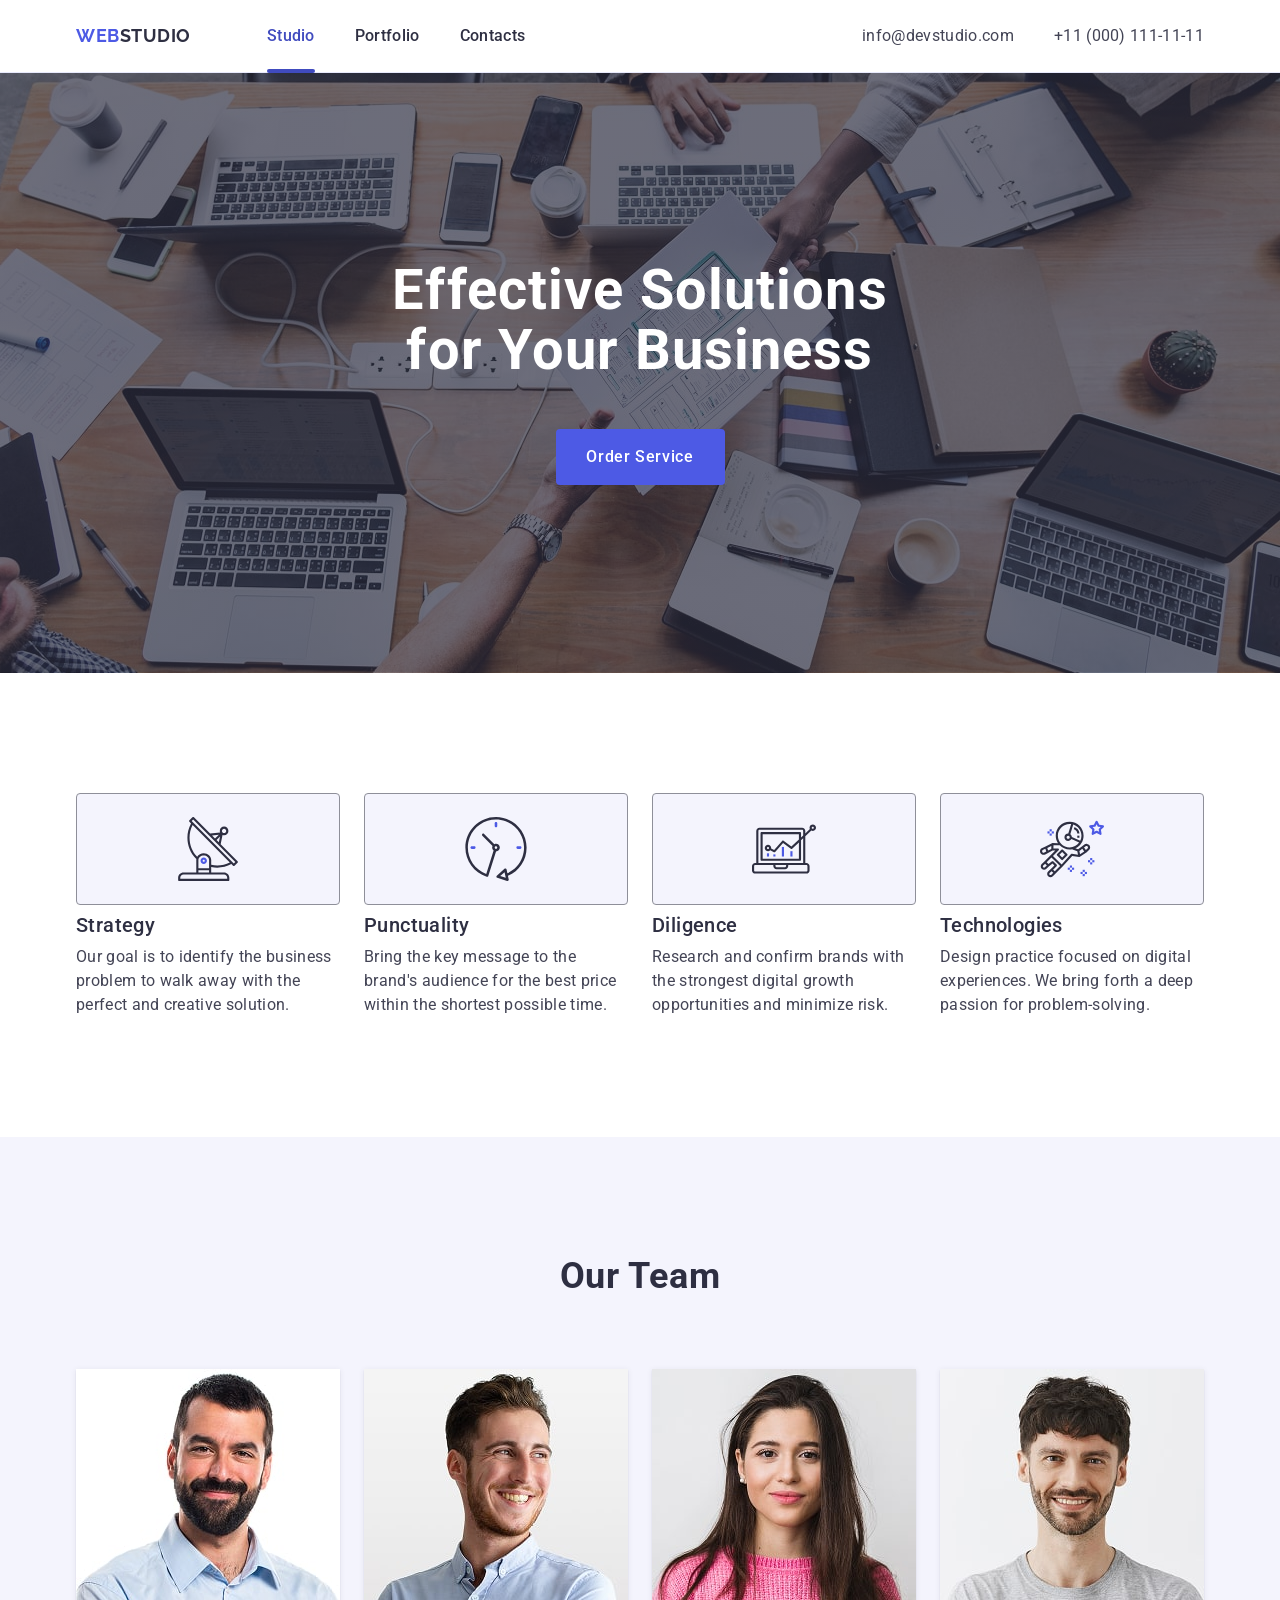
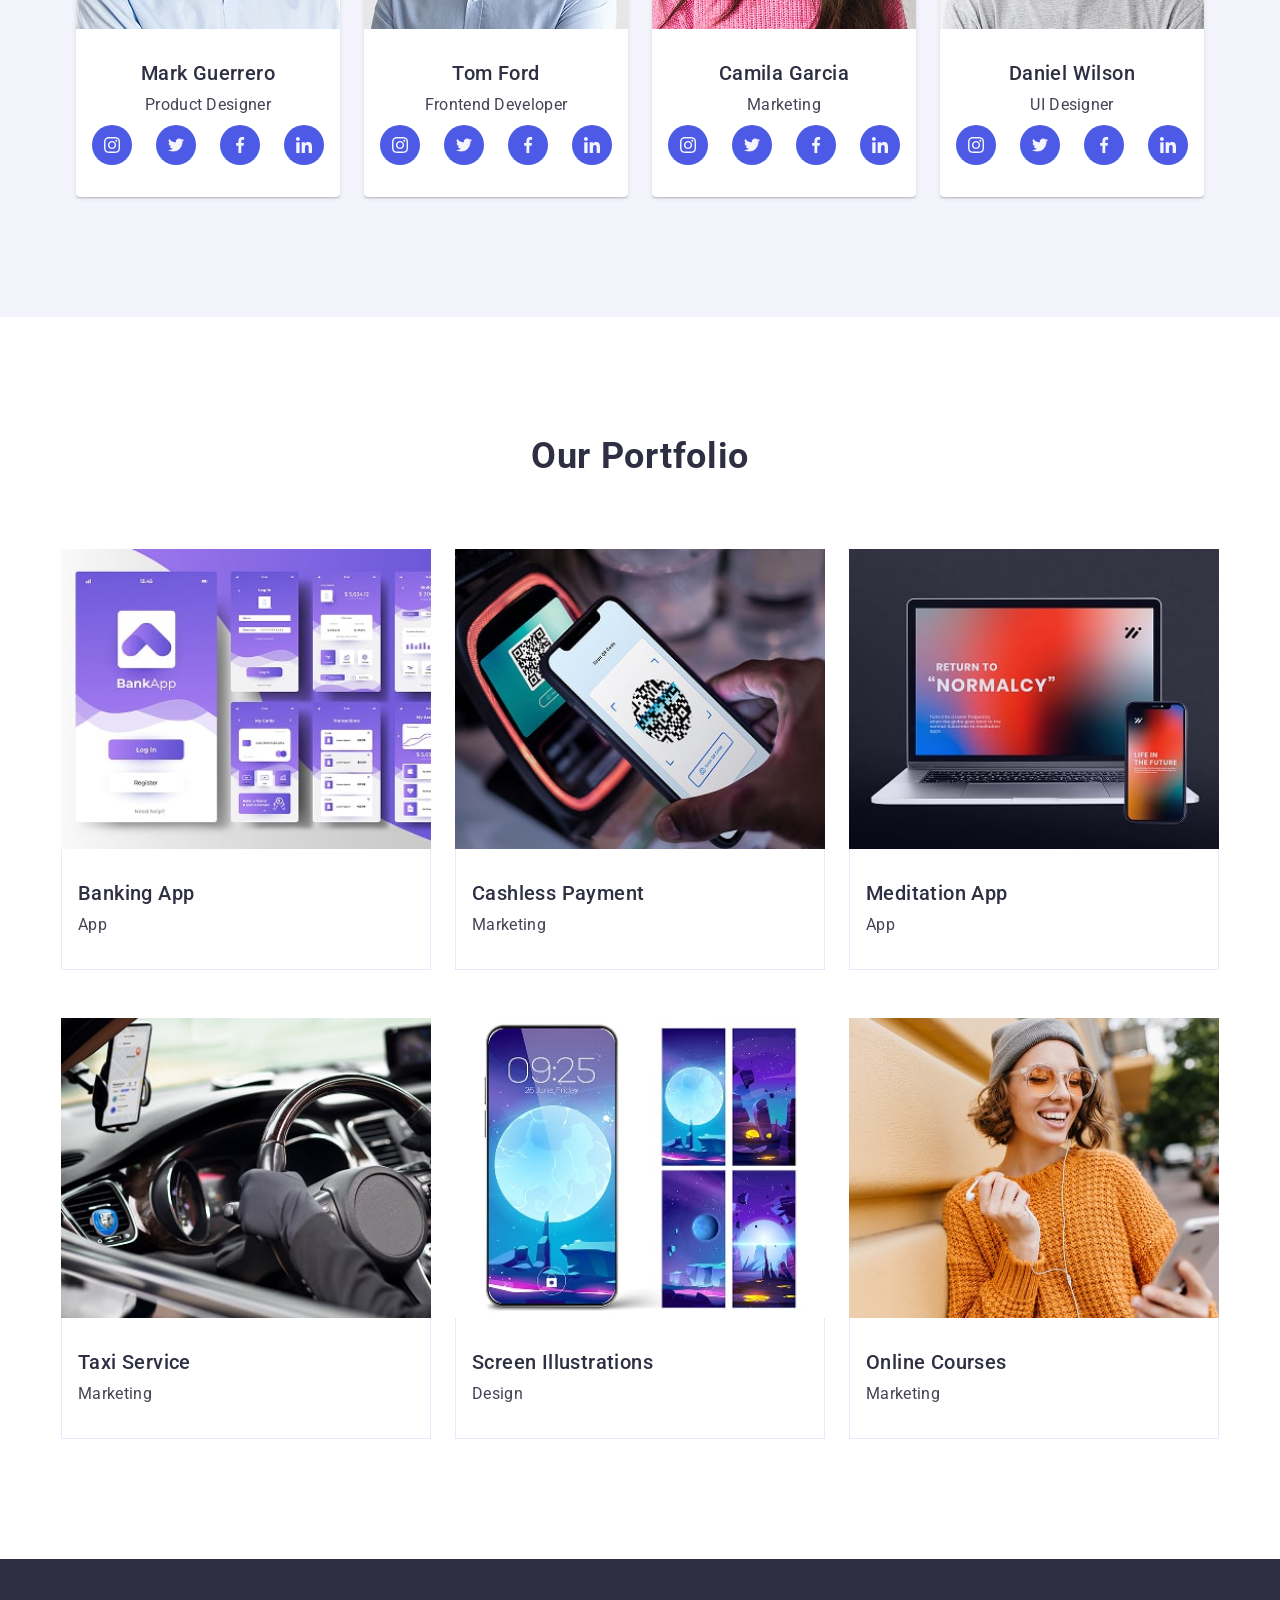
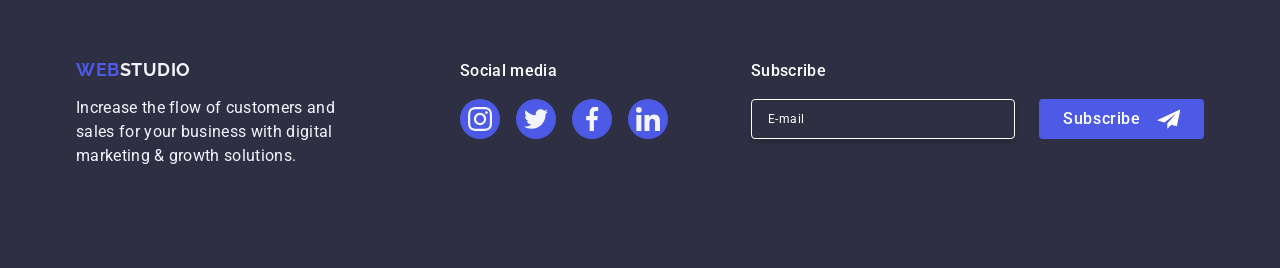
<file: index.html>
<!DOCTYPE html>
<html lang="en">
  <head>
    <meta charset="UTF-8" />
    <meta name="viewport" content="width=device-width, initial-scale=1.0" />
    <title>WebStudio</title>
    <link rel="preconnect" href="https://fonts.googleapis.com" />
    <link rel="preconnect" href="https://fonts.gstatic.com" crossorigin />
    <link
      href="https://fonts.googleapis.com/css2?family=Raleway:wght@700&family=Roboto:wght@400;500;700&display=swap"
      rel="stylesheet"
    />
    <link
      rel="stylesheet"
      href="https://cdnjs.cloudflare.com/ajax/libs/modern-normalize/3.0.1/modern-normalize.min.css"
      integrity="sha512-q6WgHqiHlKyOqslT/lgBgodhd03Wp4BEqKeW6nNtlOY4quzyG3VoQKFrieaCeSnuVseNKRGpGeDU3qPmabCANg=="
      crossorigin="anonymous"
      referrerpolicy="no-referrer"
    />
    <link rel="stylesheet" href="./css/main.css" />
  </head>
  <body>
    <header id="header" class="padge-header">
      <div class="header-container container">
        <nav class="header-navigation">
          <a href="./index.html" class="logo header-logo"
            >Web<span class="header-logo-color">Studio</span></a
          >
          <ul class="header-menu-list">
            <li class="header-menu-item">
              <a class="header-menu-link active" href="./index.html">Studio </a>
            </li>
            <li class="header-menu-item">
              <a class="header-menu-link" href="">Portfolio </a>
            </li>
            <li class="header-menu-item">
              <a class="header-menu-link" href="">Contacts </a>
            </li>
          </ul>
        </nav>
        <address class="address">
          <ul class="contact-list">
            <li class="contacts-item">
              <a class="address-list" href="mailto:info@devstudio.com"
                >info@devstudio.com</a
              >
            </li>
            <li class="contacts-item">
              <a class="address-list" href="tel:+110001111111"
                >+11 (000) 111-11-11</a
              >
            </li>
          </ul>
        </address>
        <button class="burger-btn" type="button">
          <svg class="burger-icon" width="24" height="24">
            <use href="./images/icons.svg#icon-burger"></use>
          </svg>
        </button>
      </div>
    </header>

    <main>
      <section id="hero" class="hero">
        <div class="container hero-container">
          <h1 class="hero-title">Effective Solutions for Your Business</h1>
          <button class="hero-btn" type="button">Order Service</button>
        </div>
      </section>

      <section id="features" class="features-all section">
        <div class="container">
          <h2 class="sr-only">Our features</h2>
          <ul class="features-list">
            <li class="features-item">
              <div class="features-inner">
                <svg class="features-icon" width="64" height="64">
                  <use href="./images/icons.svg#icon-antenna-1"></use>
                </svg>
              </div>
              <h3 class="features-subtitle">Strategy</h3>
              <p class="features-item-text" id="text1">
                Our goal is to identify the business problem to walk away with
                the perfect and creative solution.
              </p>
            </li>
            <li class="features-item">
              <div class="features-inner">
                <svg class="features-icon" width="64" height="64">
                  <use href="./images/icons.svg#icon-clock-1"></use>
                </svg>
              </div>
              <h3 class="features-subtitle">Punctuality</h3>
              <p class="features-item-text" id="text2">
                Bring the key message to the brand's audience for the best price
                within the shortest possible time.
              </p>
            </li>
            <li class="features-item">
              <div class="features-inner">
                <svg class="features-icon" width="64" height="64">
                  <use href="./images/icons.svg#icon-diagram-1"></use>
                </svg>
              </div>
              <h3 class="features-subtitle">Diligence</h3>
              <p class="features-item-text" id="text3">
                Research and confirm brands with the strongest digital growth
                opportunities and minimize risk.
              </p>
            </li>
            <li class="features-item">
              <div class="features-inner">
                <svg class="features-icon" width="64" height="64">
                  <use href="./images/icons.svg#icon-astronaut-1"></use>
                </svg>
              </div>
              <h3 class="features-subtitle">Technologies</h3>
              <p class="features-item-text" id="text4">
                Design practice focused on digital experiences. We bring forth a
                deep passion for problem-solving.
              </p>
            </li>
          </ul>
        </div>
      </section>

      <section id="team" class="taste-sect section">
        <div class="container">
          <h2 class="taste">Our Team</h2>
          <ul class="container-sect-list">
            <li class="taste-sect-list">
              <img
                class="taste-img"
                srcset="
                  ./images/taste-img-01.jpg        1x,
                  ./images/taste-img-01-x2-min.jpg 2x
                "
                src="./images/taste-img-01.jpg"
                alt="Mark Guerrero"
                width="264"
                height="260"
              />
              <div class="item-sect-list">
                <h3 class="taste-title">Mark Guerrero</h3>
                <p class="taste-text">Product Designer</p>

                <ul class="features-icon-list">
                  <li class="team-social-item">
                    <a href="" class="team-social-link">
                      <svg class="features-icon" width="16" height="16">
                        <use href="./images/icons.svg#icon-instagram-2"></use>
                      </svg>
                    </a>
                  </li>
                  <li class="team-social-item">
                    <a href="" class="team-social-link">
                      <svg class="features-icon" width="16" height="16">
                        <use href="./images/icons.svg#icon-twitter-1"></use>
                      </svg>
                    </a>
                  </li>
                  <li class="team-social-item">
                    <a href="" class="team-social-link">
                      <svg class="features-icon" width="16" height="16">
                        <use href="./images/icons.svg#icon-facebook-1"></use>
                      </svg>
                    </a>
                  </li>
                  <li class="team-social-item">
                    <a href="" class="team-social-link">
                      <svg class="features-icon" width="16" height="16">
                        <use href="./images/icons.svg#icon-linkedin-1"></use>
                      </svg>
                    </a>
                  </li>
                </ul>
              </div>
            </li>
            <li class="taste-sect-list">
              <img
                class="taste-img"
                srcset="
                  ./images/taste-img-02.jpg        1x,
                  ./images/taste-img-02-x2-min.jpg 2x
                "
                src="./images/taste-img-02.jpg"
                alt="Tom Ford"
                width="264"
                height="260"
              />
              <div class="item-sect-list">
                <h3 class="taste-title">Tom Ford</h3>
                <p class="taste-text">Frontend Developer</p>
                <ul class="features-icon-list">
                  <li class="team-social-item">
                    <a href="" class="team-social-link">
                      <svg class="features-icon" width="16" height="16">
                        <use href="./images/icons.svg#icon-instagram-2"></use>
                      </svg>
                    </a>
                  </li>
                  <li class="team-social-item">
                    <a href="" class="team-social-link">
                      <svg class="features-icon" width="16" height="16">
                        <use href="./images/icons.svg#icon-twitter-1"></use>
                      </svg>
                    </a>
                  </li>
                  <li class="team-social-item">
                    <a href="" class="team-social-link">
                      <svg class="features-icon" width="16" height="16">
                        <use href="./images/icons.svg#icon-facebook-1"></use>
                      </svg>
                    </a>
                  </li>
                  <li class="team-social-item">
                    <a href="" class="team-social-link">
                      <svg class="features-icon" width="16" height="16">
                        <use href="./images/icons.svg#icon-linkedin-1"></use>
                      </svg>
                    </a>
                  </li>
                </ul>
              </div>
            </li>
            <li class="taste-sect-list">
              <img
                class="taste-img"
                srcset="
                  ./images/taste-img-03.jpg        1x,
                  ./images/taste-img-03-x2-min.jpg 2x
                "
                src="./images/taste-img-03.jpg"
                alt="Camila Garcia"
                width="264"
                height="260"
              />
              <div class="item-sect-list">
                <h3 class="taste-title">Camila Garcia</h3>
                <p class="taste-text">Marketing</p>
                <ul class="features-icon-list">
                  <li class="team-social-item">
                    <a href="" class="team-social-link">
                      <svg class="features-icon" width="16" height="16">
                        <use href="./images/icons.svg#icon-instagram-2"></use>
                      </svg>
                    </a>
                  </li>
                  <li class="team-social-item">
                    <a href="" class="team-social-link">
                      <svg class="features-icon" width="16" height="16">
                        <use href="./images/icons.svg#icon-twitter-1"></use>
                      </svg>
                    </a>
                  </li>
                  <li class="team-social-item">
                    <a href="" class="team-social-link">
                      <svg class="features-icon" width="16" height="16">
                        <use href="./images/icons.svg#icon-facebook-1"></use>
                      </svg>
                    </a>
                  </li>
                  <li class="team-social-item">
                    <a href="" class="team-social-link">
                      <svg class="features-icon" width="16" height="16">
                        <use href="./images/icons.svg#icon-linkedin-1"></use>
                      </svg>
                    </a>
                  </li>
                </ul>
              </div>
            </li>
            <li class="taste-sect-list">
              <img
                class="taste-img"
                srcset="
                  ./images/taste-img-04.jpg        1x,
                  ./images/taste-img-04-x2-min.jpg 2x
                "
                src="./images/taste-img-04.jpg"
                alt="Daniel Wilson"
                width="264"
                height="260"
              />
              <div class="item-sect-list">
                <h3 class="taste-title">Daniel Wilson</h3>
                <p class="taste-text">UI Designer</p>
                <ul class="features-icon-list">
                  <li class="team-social-item">
                    <a href="" class="team-social-link">
                      <svg class="features-icon" width="16" height="16">
                        <use href="./images/icons.svg#icon-instagram-2"></use>
                      </svg>
                    </a>
                  </li>
                  <li class="team-social-item">
                    <a href="" class="team-social-link">
                      <svg class="features-icon" width="16" height="16">
                        <use href="./images/icons.svg#icon-twitter-1"></use>
                      </svg>
                    </a>
                  </li>
                  <li class="team-social-item">
                    <a href="" class="team-social-link">
                      <svg class="features-icon" width="16" height="16">
                        <use href="./images/icons.svg#icon-facebook-1"></use>
                      </svg>
                    </a>
                  </li>
                  <li class="team-social-item">
                    <a href="" class="team-social-link">
                      <svg class="features-icon" width="16" height="16">
                        <use href="./images/icons.svg#icon-linkedin-1"></use>
                      </svg>
                    </a>
                  </li>
                </ul>
              </div>
            </li>
          </ul>
        </div>
      </section>
      <section id="portfolio" class="section-port section">
        <div class="portf-container container">
          <h2 class="portfolio-title">Our Portfolio</h2>
          <ul class="portfolio-list">
            <li class="portfolio-item">
              <div class="portfolio-item-image">
                <picture>
                  <source
                    srcset="
                      ./images/img-01-min.jpg        1x,
                      ./images/img-01-min-x2-min.jpg 2x
                    "
                    media="(min-width: 1158px)"
                  />
                  <source
                    srcset="
                      ./images/img-01-min.jpg        1x,
                      ./images/img-01-min-x2-min.jpg 2x
                    "
                    media="(min-width: 768px)"
                  />
                  <source
                    srcset="
                      ./images/img-01-min.jpg        1x,
                      ./images/img-01-min-x2-min.jpg 2x
                    "
                    media="(max-width: 767px)"
                  />
                  <img
                    src="./images/img-01-min.jpg"
                    alt="Banking App"
                    width="360"
                  />
                </picture>

                <p class="paragraph-text">
                  14 Stylish and User-Friendly App Design Concepts · Task
                  Manager App · Calorie Tracker App · Exotic Fruit Ecommerce App
                  · Cloud Storage App
                </p>
              </div>
              <div class="card-content">
                <h3 class="card-title">Banking App</h3>
                <p class="card-text">App</p>
              </div>
            </li>
            <li class="portfolio-item">
              <div class="portfolio-item-image">
                <picture>
                  <source
                    srcset="
                      ./images/img-02-min.jpg        1x,
                      ./images/img-02-min-x2-min.jpg 2x
                    "
                    media="(min-width: 1158px)"
                  />
                  <source
                    srcset="
                      ./images/img-02-min.jpg        1x,
                      ./images/img-02-min-x2-min.jpg 2x
                    "
                    media="(min-width: 768px)"
                  />
                  <source
                    srcset="
                      ./images/img-02-min.jpg        1x,
                      ./images/img-02-min-x2-min.jpg 2x
                    "
                    media="(max-width: 767px)"
                  />
                  <img
                    src="./images/img-02-min.jpg"
                    alt="Cashless Payment"
                    width="360"
                  />
                </picture>

                <p class="paragraph-text">
                  14 Stylish and User-Friendly App Design Concepts · Task
                  Manager App · Calorie Tracker App · Exotic Fruit Ecommerce App
                  · Cloud Storage App
                </p>
              </div>
              <div class="card-content">
                <h3 class="card-title">Cashless Payment</h3>
                <p class="card-text">Marketing</p>
              </div>
            </li>
            <li class="portfolio-item">
              <div class="portfolio-item-image">
                <picture>
                  <source
                    srcset="
                      ./images/img-03-min.jpg        1x,
                      ./images/img-03-min-x2-min.jpg 2x
                    "
                    media="(min-width: 1158px)"
                  />
                  <source
                    srcset="
                      ./images/img-03-min.jpg        1x,
                      ./images/img-03-min-x2-min.jpg 2x
                    "
                    media="(min-width: 768px)"
                  />
                  <source
                    srcset="
                      ./images/img-03-min.jpg        1x,
                      ./images/img-03-min-x2-min.jpg 2x
                    "
                    media="(max-width: 767px)"
                  />
                  <img
                    src="./images/img-03-min.jpg"
                    alt="Meditation App"
                    width="360"
                  />
                </picture>

                <p class="paragraph-text">
                  14 Stylish and User-Friendly App Design Concepts · Task
                  Manager App · Calorie Tracker App · Exotic Fruit Ecommerce App
                  · Cloud Storage App
                </p>
              </div>
              <div class="card-content">
                <h3 class="card-title">Meditation App</h3>
                <p class="card-text">App</p>
              </div>
            </li>
            <li class="portfolio-item">
              <div class="portfolio-item-image">
                <picture>
                  <source
                    srcset="
                      ./images/img-04-min.jpg        1x,
                      ./images/img-04-min-x2-min.jpg 2x
                    "
                    media="(min-width: 1158px)"
                  />
                  <source
                    srcset="
                      ./images/img-04-min.jpg        1x,
                      ./images/img-04-min-x2-min.jpg 2x
                    "
                    media="(min-width: 768px)"
                  />
                  <source
                    srcset="
                      ./images/img-04-min.jpg        1x,
                      ./images/img-04-min-x2-min.jpg 2x
                    "
                    media="(max-width: 767px)"
                  />
                  <img
                    src="./images/img-04-min.jpg"
                    alt="Taxi Service"
                    width="360"
                  />
                </picture>

                <p class="paragraph-text">
                  14 Stylish and User-Friendly App Design Concepts · Task
                  Manager App · Calorie Tracker App · Exotic Fruit Ecommerce App
                  · Cloud Storage App
                </p>
              </div>
              <div class="card-content">
                <h3 class="card-title">Taxi Service</h3>
                <p class="card-text">Marketing</p>
              </div>
            </li>
            <li class="portfolio-item">
              <div class="portfolio-item-image">
                <picture>
                  <source
                    srcset="
                      ./images/img-05-min.jpg        1x,
                      ./images/img-05-min-x2-min.jpg 2x
                    "
                    media="(min-width: 1158px)"
                  />
                  <source
                    srcset="
                      ./images/img-05-min.jpg        1x,
                      ./images/img-05-min-x2-min.jpg 2x
                    "
                    media="(min-width: 768px)"
                  />
                  <source
                    srcset="
                      ./images/img-05-min.jpg        1x,
                      ./images/img-05-min-x2-min.jpg 2x
                    "
                    media="(max-width: 767px)"
                  />
                  <img
                    src="./images/img-05-min.jpg"
                    alt="Screen Illustrations"
                    width="360"
                  />
                </picture>

                <p class="paragraph-text">
                  14 Stylish and User-Friendly App Design Concepts · Task
                  Manager App · Calorie Tracker App · Exotic Fruit Ecommerce App
                  · Cloud Storage App
                </p>
              </div>
              <div class="card-content">
                <h3 class="card-title">Screen Illustrations</h3>
                <p class="card-text">Design</p>
              </div>
            </li>
            <li class="portfolio-item">
              <div class="portfolio-item-image">
                <picture>
                  <source
                    srcset="
                      ./images/img-06-min.jpg        1x,
                      ./images/img-06-min-x2-min.jpg 2x
                    "
                    media="(min-width: 1158px)"
                  />
                  <source
                    srcset="
                      ./images/img-06-min.jpg        1x,
                      ./images/img-06-min-x2-min.jpg 2x
                    "
                    media="(min-width: 768px)"
                  />
                  <source
                    srcset="
                      ./images/img-06-min.jpg        1x,
                      ./images/img-06-min-x2-min.jpg 2x
                    "
                    media="(max-width: 767px)"
                  />
                  <img
                    src="./images/img-06-min.jpg"
                    alt="Online Courses"
                    width="360"
                  />
                </picture>

                <p class="paragraph-text">
                  14 Stylish and User-Friendly App Design Concepts · Task
                  Manager App · Calorie Tracker App · Exotic Fruit Ecommerce App
                  · Cloud Storage App
                </p>
              </div>
              <div class="card-content">
                <h3 class="card-title">Online Courses</h3>
                <p class="card-text">Marketing</p>
              </div>
            </li>
          </ul>
        </div>
      </section>
    </main>
    <footer id="footer" class="footer">
      <div class="container container-foot">
        <div class="footer-logo-item">
          <a href="./index.html" class="footer-logo logo"
            >Web<span class="footer-logo-color">Studio</span></a
          >
          <p class="footer-text">
            Increase the flow of customers and sales for your business with
            digital marketing & growth solutions.
          </p>
        </div>
        <div class="footer-social">
          <p class="footer-content">Social media</p>
          <ul class="features-icon-list foot-foot">
            <li class="team-social-item">
              <a href="" class="team-social-link footer-link">
                <svg class="features-icon" width="24" height="24">
                  <use href="./images/icons.svg#icon-instagram-2"></use>
                </svg>
              </a>
            </li>
            <li class="team-social-item">
              <a href="" class="team-social-link footer-link">
                <svg class="features-icon" width="24" height="24">
                  <use href="./images/icons.svg#icon-twitter-1"></use>
                </svg>
              </a>
            </li>
            <li class="team-social-item">
              <a href="" class="team-social-link footer-link">
                <svg class="features-icon" width="24" height="24">
                  <use href="./images/icons.svg#icon-facebook-1"></use>
                </svg>
              </a>
            </li>
            <li class="team-social-item">
              <a href="" class="team-social-link footer-link">
                <svg class="features-icon" width="24" height="24">
                  <use href="./images/icons.svg#icon-linkedin-1"></use>
                </svg>
              </a>
            </li>
          </ul>
        </div>
        <div class="footer-form-container">
          <p class="footer-modal-text">Subscribe</p>
          <form class="footer-main-form">
            <label class="footer-form-label">
              <input
                type="email"
                name="footer-form-name"
                placeholder="E-mail"
                class="footer-input-email"
              />
            </label>
            <button class="footer-secondary-btn" type="submit">
              Subscribe
              <svg class="footer-svg-icon" width="24" height="24">
                <use href="./images/icons.svg#icon-plane"></use>
              </svg>
            </button>
          </form>
        </div>
      </div>
    </footer>

    <div id="mobile-menu" class="mobile-menu">
      <div class="container mobile-menu-container">
        <button class="mobile-menu-close" type="button">
          <svg class="mobile-menu-cross" width="8" height="8">
            <use href="./images/icons.svg#icon-cross"></use>
          </svg>
        </button>
        <nav class="mobile-menu-nav">
          <ul class="menu-nav-list">
            <li class="menu-nav-item">
              <a class="menu-nav-link active" href="./index.html">Studio</a>
            </li>
            <li class="menu-nav-item">
              <a class="menu-nav-link" href="">Portfolio</a>
            </li>
            <li class="menu-nav-item">
              <a class="menu-nav-link" href="">Contacts</a>
            </li>
          </ul>
        </nav>
        <address class="menu-contacts">
          <ul class="menu-contacts-list">
            <li class="menu-contacts-item">
              <a class="menu-contacts-link" href="tel:+110001111111"
                >+11 (000) 111-11-11</a
              >
            </li>
            <li class="menu-contacts-item">
              <a class="menu-contacts-link" href="mailto:info@devstudio.com"
                >info@devstudio.com</a
              >
            </li>
          </ul>
        </address>
        <div class="menu-social">
          <ul class="icon-list-menu">
            <li class="icon-item-menu">
              <a href="https://www.instagram.com/" class="icon-link-menu">
                <svg class="icon-social-menu" width="24" height="24">
                  <use href="./images/icons.svg#icon-instagram-2"></use>
                </svg>
              </a>
            </li>
            <li class="icon-item-menu">
              <a href="https://x.com/" class="icon-link-menu">
                <svg class="icon-social-menu" width="24" height="24">
                  <use href="./images/icons.svg#icon-twitter-1"></use>
                </svg>
              </a>
            </li>
            <li class="icon-item-menu">
              <a href="https://www.facebook.com/" class="icon-link-menu">
                <svg class="icon-social-menu" width="24" height="24">
                  <use href="./images/icons.svg#icon-facebook-1"></use>
                </svg>
              </a>
            </li>
            <li class="icon-item-menu">
              <a href="https://www.linkedin.com/" class="icon-link-menu">
                <svg class="icon-social-menu" width="24" height="24">
                  <use href="./images/icons.svg#icon-linkedin-1"></use>
                </svg>
              </a>
            </li>
          </ul>
        </div>
      </div>
    </div>
    <div id="modal" class="backdrop">
      <div class="modal">
        <button type="button" class="modal-close">
          <svg class="modal-close-icon" width="8" height="8">
            <use href="./images/icons.svg#icon-cross"></use>
          </svg>
        </button>

        <p class="modal-title">Leave your contacts and we will call you back</p>

        <form class="modal-form">
          <div class="modal-field">
            <label for="user-name" class="modal-input-titel"> Name </label>
            <div class="modal-input-cover">
              <input
                type="text"
                class="modal-input"
                name="user-name"
                required
                id="user-name"
              />
              <svg class="modal-input-icon" width="18" height="24">
                <use href="./images/icons.svg#icon-person"></use>
              </svg>
            </div>
          </div>
          <div class="modal-field">
            <label for="user-phone" class="modal-input-titel"> Phone </label>
            <div class="modal-input-cover">
              <input
                type="tel"
                class="modal-input"
                name="user-phone"
                required
                id="user-phone"
              />
              <svg class="modal-input-icon" width="18" height="24">
                <use href="./images/icons.svg#icon-phone"></use>
              </svg>
            </div>
          </div>
          <div class="modal-field">
            <label for="user-email" class="modal-input-titel"> Email </label>
            <div class="modal-input-cover">
              <input
                type="email"
                class="modal-input"
                name="user-email"
                required
                id="user-email"
              />
              <svg class="modal-input-icon" width="18" height="24">
                <use href="./images/icons.svg#icon-email"></use>
              </svg>
            </div>
          </div>
          <div class="modal-field-comment">
            <label for="user-comment" class="modal-input-titel">Comment </label>
            <textarea
              class="modal-textarea"
              name="user-comment"
              id="user-comment"
              placeholder="Text input"
            ></textarea>
          </div>
          <div class="modal-field-checkbox">
            <input
              type="checkbox"
              id="user-privacy"
              name="user-privacy"
              value="true"
              class="modal-check sr-only"
            />
            <label for="user-privacy" class="check-text">
              <span class="check-element">
                <svg class="check-icon" width="10" height="8">
                  <use href="./images/icons.svg#icon-check"></use>
                </svg>
              </span>
              <span class=""
                >I accept the terms and conditions of the
                <a href="" class="modal-link">Privacy Policy</a>
              </span>
            </label>
          </div>
          <button type="button" class="modal-btn">Send</button>
        </form>
      </div>
    </div>
  </body>
</html>
</file>
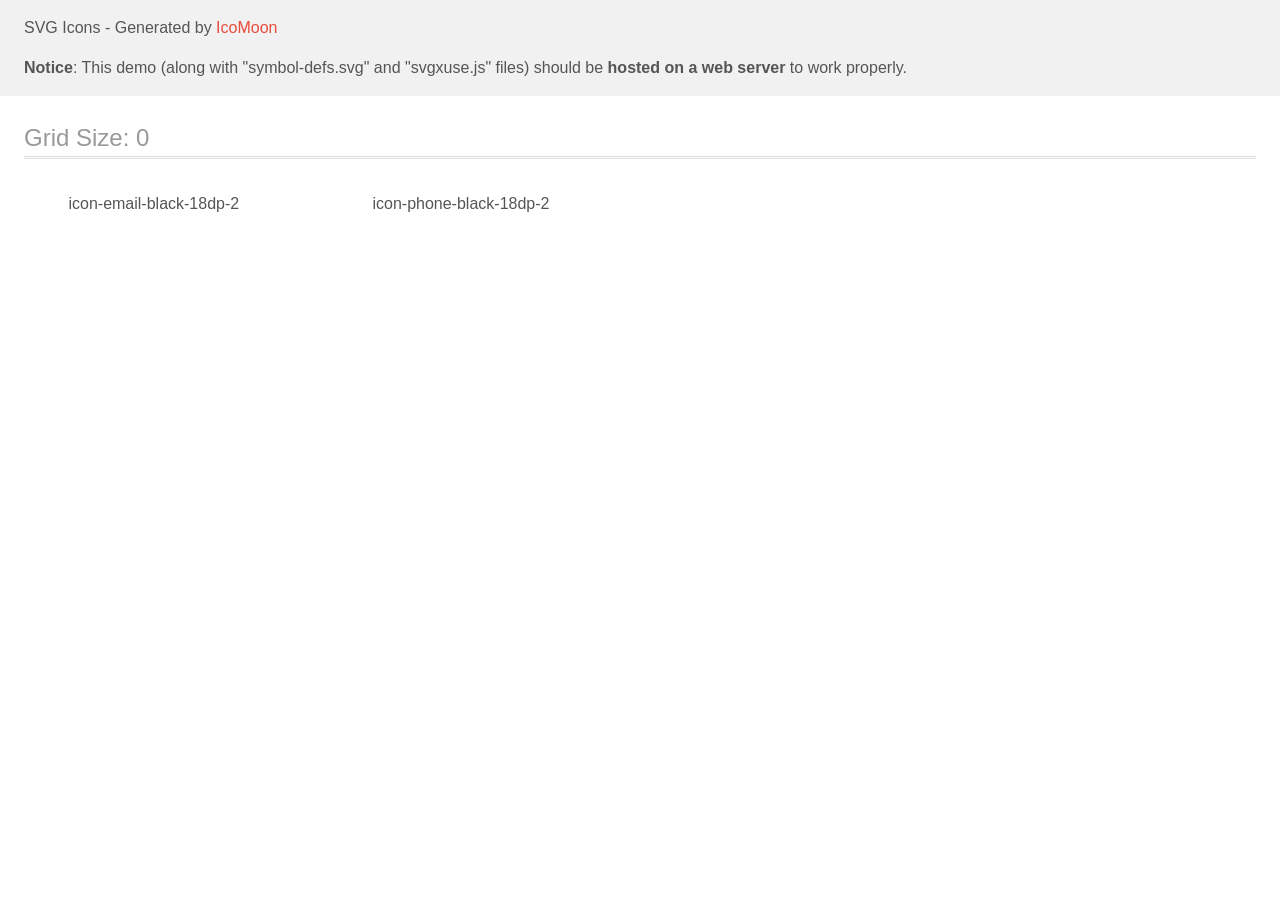
<file: images/demo-external-svg.html>
<!doctype html>
<html>
<head>
    <title>IcoMoon - SVG Icons</title>
    <meta charset="utf-8">
    <meta name="viewport" content="width=device-width, initial-scale=1">
    <link rel="stylesheet" href="demo-files/demo.css">
    <link rel="stylesheet" href="style.css">
</head>
<body>
<header class="bgc1 clearfix">
<div class="mhl">
    <p>SVG Icons - Generated by <a href="https://icomoon.io/app">IcoMoon</a></p><p><strong>Notice</strong>: This demo (along with "symbol-defs.svg" and "svgxuse.js" files) should be <b>hosted on a web server</b> to work properly.</p>
</div>
</header>
    <div class="clearfix mhl ptl">
        <h1 class="mvm mtn fgc1">Grid Size: 0</h1>
        <div class="glyph fs1">
            <div class="clearfix pbs">
                <svg class="icon icon-email-black-18dp-2"><use xlink:href="symbol-defs.svg#icon-email-black-18dp-2"></use></svg><span class="name"> icon-email-black-18dp-2</span>
            </div>
        </div>
        <div class="glyph fs1">
            <div class="clearfix pbs">
                <svg class="icon icon-phone-black-18dp-2"><use xlink:href="symbol-defs.svg#icon-phone-black-18dp-2"></use></svg><span class="name"> icon-phone-black-18dp-2</span>
            </div>
        </div>
  </div>
<script defer src="svgxuse.js"></script>
</body>
</html>
</file>
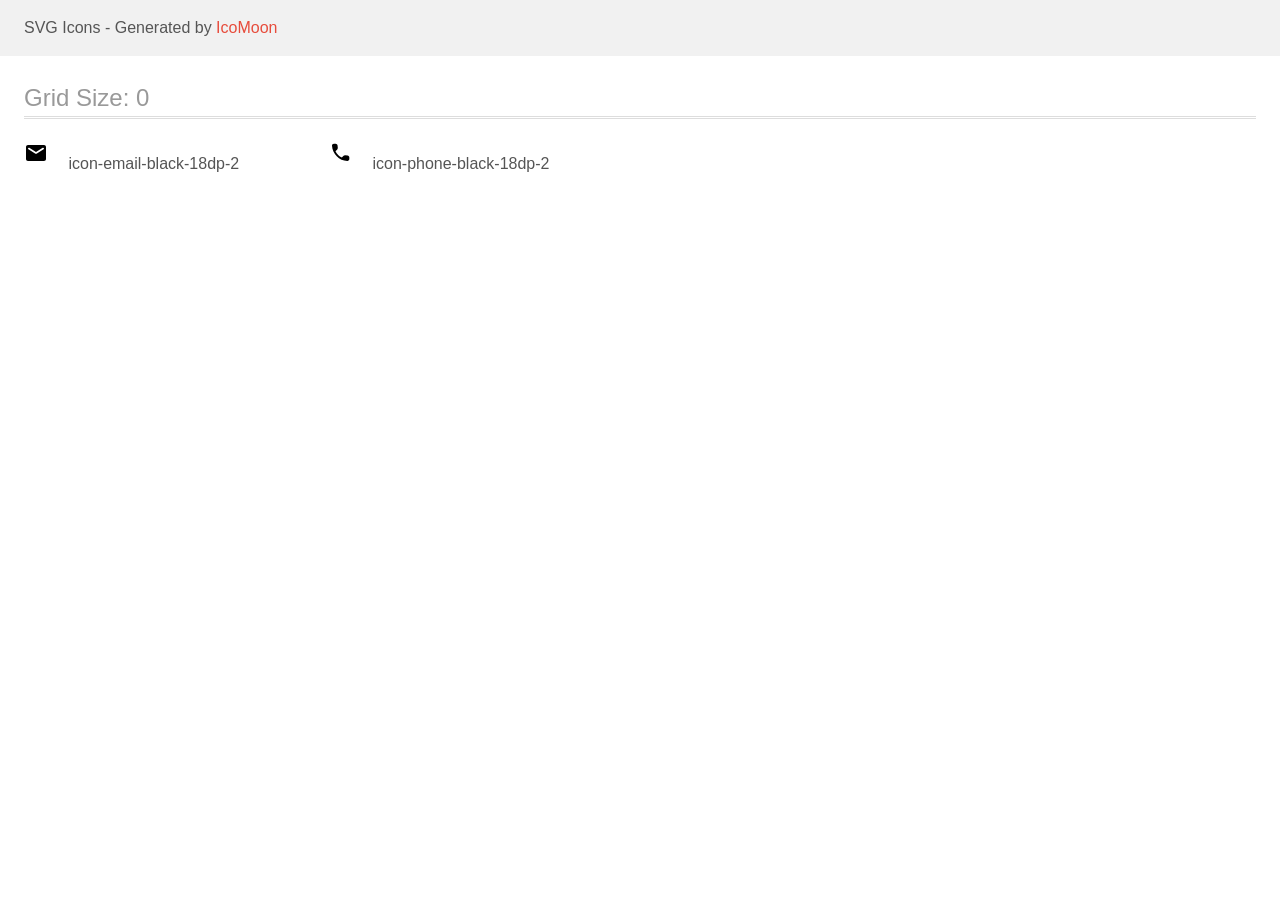
<file: images/demo.html>
<!doctype html>
<html>
<head>
    <title>IcoMoon - SVG Icons</title>
    <meta charset="utf-8">
    <meta name="viewport" content="width=device-width, initial-scale=1">
    <link rel="stylesheet" href="demo-files/demo.css">
    <link rel="stylesheet" href="style.css">
</head>
<body>
<svg aria-hidden="true" style="position: absolute; width: 0; height: 0; overflow: hidden;" version="1.1" xmlns="http://www.w3.org/2000/svg" xmlns:xlink="http://www.w3.org/1999/xlink">
<defs>
<symbol id="icon-email-black-18dp-2" viewBox="0 0 24 32">
<path d="M20 8h-16c-1.1 0-1.99 0.9-1.99 2l-0.010 12c0 1.1 0.9 2 2 2h16c1.1 0 2-0.9 2-2v-12c0-1.1-0.9-2-2-2zM19.6 12.25l-7.070 4.42c-0.32 0.2-0.74 0.2-1.060 0l-7.070-4.42c-0.25-0.16-0.4-0.43-0.4-0.72 0-0.67 0.73-1.070 1.3-0.72l6.7 4.19 6.7-4.19c0.57-0.35 1.3 0.050 1.3 0.72 0 0.29-0.15 0.56-0.4 0.72z"></path>
</symbol>
<symbol id="icon-phone-black-18dp-2" viewBox="0 0 24 32">
<path d="M19.635 18.487l-2.451-0.28c-0.589-0.067-1.167 0.135-1.582 0.55l-1.775 1.775c-2.731-1.389-4.969-3.618-6.359-6.359l1.785-1.785c0.415-0.415 0.618-0.994 0.55-1.582l-0.28-2.432c-0.116-0.975-0.936-1.708-1.92-1.708h-1.669c-1.090 0-1.997 0.907-1.93 1.997 0.511 8.24 7.102 14.821 15.332 15.332 1.090 0.068 1.997-0.839 1.997-1.93v-1.669c0.010-0.975-0.724-1.795-1.698-1.911z"></path>
</symbol>
</defs>
</svg>

<header class="bgc1 clearfix">
<div class="mhl">
    <p>SVG Icons - Generated by <a href="https://icomoon.io/app">IcoMoon</a></p>
</div>
</header>
    <div class="clearfix mhl ptl">
        <h1 class="mvm mtn fgc1">Grid Size: 0</h1>
        <div class="glyph fs1">
            <div class="clearfix pbs">
                <svg class="icon icon-email-black-18dp-2"><use xlink:href="#icon-email-black-18dp-2"></use></svg><span class="name"> icon-email-black-18dp-2</span>
            </div>
        </div>
        <div class="glyph fs1">
            <div class="clearfix pbs">
                <svg class="icon icon-phone-black-18dp-2"><use xlink:href="#icon-phone-black-18dp-2"></use></svg><span class="name"> icon-phone-black-18dp-2</span>
            </div>
        </div>
  </div>
<script defer src="svgxuse.js"></script>
</body>
</html>
</file>
<file: css/main.css>
@import url("./common.css");
@import url("./header.css");
@import url("./hero.css");
@import url("./features.css");
@import url("./team.css");
@import url("./portfolio.css");
@import url("./footer.css");
@import url("./modal.css");
@import url("./mobile-menu.css");
</file>
<file: images/demo-files/demo.css>
body {
  padding: 0;
  margin: 0;
  font-family: sans-serif;
  font-size: 1em;
  line-height: 1.5;
  color: #555;
  background: #fff;
}
h1 {
  font-size: 1.5em;
  font-weight: normal;
  box-shadow: 0 1px #ddd, 0 2px #fff, 0 3px #ddd;
}
small {
  font-size: .66666667em;
}
a {
  color: #e74c3c;
  text-decoration: none;
}
a:hover, a:focus {
  box-shadow: 0 1px #e74c3c;
}
.bshadow0, input {
  box-shadow: inset 0 -2px #e7e7e7;
}
input:hover {
  box-shadow: inset 0 -2px #ccc;
}
input, fieldset {
  font-size: 1em;
  margin: 0;
  padding: 0;
  border: 0;
}
input {
  color: inherit;
  line-height: 1.5;
  height: 1.5em;
  padding: .25em 0;
}
input:focus {
  outline: none;
  box-shadow: inset 0 -2px #449fdb;
}
.glyph {
  font-size: 16px;
  margin-right: 1.5em;
  float: left;
  width: 8em;
}
svg {
  color: #000;
}
.liga {
  width: 80%;
  width: calc(100% - 2.5em);
}
.talign-right {
  text-align: right;
}
.talign-center {
  text-align: center;
}
.bgc1 {
  background: #f1f1f1;
}
.fgc0 {
  color: #000;
}
.fgc1 {
  color: #999;
}
p {
  margin-top: 1em;
  margin-bottom: 1em;
}
.mvm {
  margin-top: .75em;
  margin-bottom: .75em;
}
.mtn {
  margin-top: 0;
}
.mtl, .mal {
  margin-top: 1.5em;
}
.mbl, .mal {
  margin-bottom: 1.5em;
}
.mal, .mhl {
  margin-left: 1.5em;
  margin-right: 1.5em;
}
.mhmm {
  margin-left: 1em;
  margin-right: 1em;
}
.ptl {
  padding-top: 1.5em;
}
.pbs, .pvs {
  padding-bottom: .25em;
}
.pvs, .pts {
  padding-top: .25em;
}
.unit {
  float: left;
}
.unitRight {
  float: right;
}
.size1of2 {
  width: 50%;
}
.size1of1 {
  width: 100%;
}
.clearfix:before, .clearfix:after {
  content: " ";
  display: table;
}
.clearfix:after {
  clear: both;
}
.hidden-true {
  display: none;
}
.textbox0 {
  width: 3em;
  background: #f1f1f1;
  padding: .25em .5em;
  line-height: 1.5;
  height: 1.5em;
}
.fs0 {
  font-size: 16px;
}
.fs1 {
  font-size: 32px;
}
.name {
  font-size: 0.5em;
  margin-left: 1em;
}
</file>
<file: images/style.css>
.icon {
  display: inline-block;
  width: 1em;
  height: 1em;
  stroke-width: 0;
  stroke: currentColor;
  fill: currentColor;
}

/* ==========================================
Single-colored icons can be modified like so:
.icon-name {
  font-size: 32px;
  color: red;
}
========================================== */

.icon-email-black-18dp-2 {
  width: 0.75em;
}

.icon-phone-black-18dp-2 {
  width: 0.75em;
}
</file>
